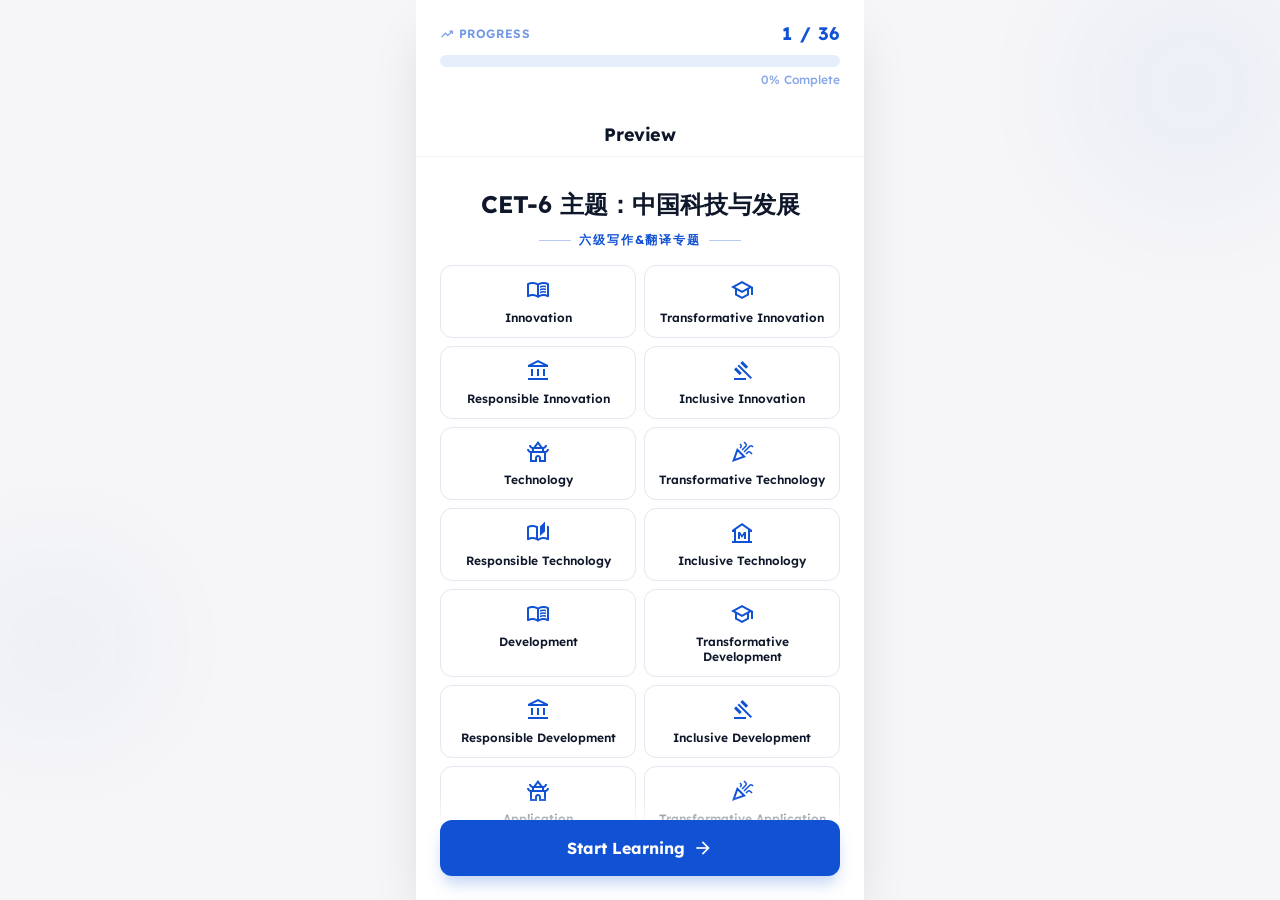
<file: index.html>
<!DOCTYPE html>
<html lang="zh-CN">
<head>
  <meta charset="UTF-8">
  <meta name="viewport" content="width=device-width, initial-scale=1.0">
  <title>CET-6 · AI, Technology, and China's Development</title>
  <link href="https://fonts.googleapis.com/css2?family=Lexend:wght@300;400;500;600;700&display=swap" rel="stylesheet">
  <link href="https://fonts.googleapis.com/css2?family=Material+Symbols+Outlined:opsz,wght,FILL@24,400..700,0&display=swap" rel="stylesheet">
  <link rel="stylesheet" href="style.css">
</head>
<body>
  <div id="root"></div>
  <script src="script.js"></script>
</body>
</html>
</file>
<file: style.css>
/* ---------- 参考 Wiki Detail 布局 ---------- */
:root {
  --primary: #1152d4;
  --primary-rgb: 17, 82, 212;
  --background-light: #f6f6f8;
  --background-dark: #101622;
  --accent-red: #ef4444;
  --accent-rose: #f43f5e;
  --accent-rose-bg: #fff1f2;
  --accent-rose-border: #fecdd3;
  --accent-yellow: #fef9c3;
  --accent-yellow-border: #fde047;
  --slate-100: #f1f5f9;
  --slate-200: #e2e8f0;
  --slate-300: #cbd5e1;
  --slate-400: #94a3b8;
  --slate-500: #64748b;
  --slate-700: #334155;
  --slate-800: #1e293b;
  --slate-900: #0f172a;
}

* {
  box-sizing: border-box;
}

body {
  margin: 0;
  font-family: "Lexend", -apple-system, BlinkMacSystemFont, "Segoe UI", sans-serif;
  font-size: 16px;
  line-height: 1.5;
  color: var(--slate-900);
  background: var(--background-light);
  height: 100vh;
  overflow: hidden;
  -webkit-font-smoothing: antialiased;
}

.material-symbols-outlined {
  font-variation-settings: "FILL" 0, "wght" 400, "GRAD" 0, "opsz" 24;
}

/* ---------- 整体布局 ---------- */
#root {
  height: 100vh;
  overflow: hidden;
  display: flex;
  justify-content: center;
}

.app {
  display: flex;
  flex-direction: column;
  height: 100vh;
  width: 100%;
  max-width: 28rem;
  margin: 0 auto;
  background: #fff;
  box-shadow: 0 25px 50px -12px rgba(0, 0, 0, 0.15);
  overflow: hidden;
}

/* ---------- Header ---------- */
.app-header {
  display: flex;
  align-items: center;
  justify-content: space-between;
  padding: 16px 24px;
  border-bottom: 1px solid var(--slate-200);
  flex-shrink: 0;
}

.app-brand {
  display: flex;
  align-items: center;
  gap: 10px;
  color: var(--primary);
}

.app-brand .material-symbols-outlined {
  font-size: 28px;
}

.app-title {
  font-size: 1.125rem;
  font-weight: 700;
  letter-spacing: -0.02em;
  margin: 0;
}

.app-header .icon-btn {
  width: 40px;
  height: 40px;
  display: flex;
  align-items: center;
  justify-content: center;
  border: none;
  border-radius: 0.5rem;
  background: var(--slate-100);
  color: var(--slate-700);
  cursor: pointer;
  transition: background 0.2s;
}

.app-header .icon-btn:hover {
  background: var(--slate-200);
}

/* ---------- Progress ---------- */
.progress-wrap {
  padding: 20px 24px 16px;
  flex-shrink: 0;
}

.progress-label {
  display: flex;
  align-items: center;
  justify-content: space-between;
  margin-bottom: 8px;
  font-size: 0.75rem;
  font-weight: 600;
  text-transform: uppercase;
  letter-spacing: 0.05em;
  color: rgba(var(--primary-rgb), 0.6);
}

.progress-value {
  font-size: 1.125rem;
  font-weight: 700;
  color: var(--primary);
}

.progress-track {
  height: 12px;
  background: rgba(var(--primary-rgb), 0.1);
  border-radius: 9999px;
  overflow: hidden;
}

.progress-fill {
  height: 100%;
  background: var(--primary);
  border-radius: 9999px;
  transition: width 0.25s ease;
}

.progress-pct {
  font-size: 0.75rem;
  font-weight: 500;
  color: rgba(var(--primary-rgb), 0.5);
  margin-top: 4px;
  text-align: right;
}

/* ---------- Main：固定高度、内容居中，超出时内部滚动 ---------- */
.app-main {
  flex: 1;
  min-height: 0;
  display: flex;
  flex-direction: column;
  justify-content: center;
  align-items: center;
  padding: 16px 24px;
  overflow: auto;
}

/* ---------- Preview 页面：参考 code.html (Learning Preview) ---------- */
.preview-page {
  flex-direction: column;
  padding: 0;
  overflow: auto;
  position: relative;
  /* 覆盖 .app-main 的居中布局，确保标题在顶部可见 */
  justify-content: flex-start;
  align-items: stretch;
}

.preview-topbar {
  display: flex;
  align-items: center;
  justify-content: center;
  padding: 1rem 1rem 0.5rem;
  border-bottom: 1px solid var(--slate-100);
  background: #fff;
  flex-shrink: 0;
  position: relative;
  z-index: 1;
}

.preview-header {
  position: relative;
  z-index: 1;
}

.preview-topbar-title {
  font-size: 1.125rem;
  font-weight: 700;
  letter-spacing: -0.02em;
  color: var(--slate-900);
  margin: 0;
}

.preview-header {
  padding: 2rem 1.5rem 1rem;
  text-align: center;
}

.preview-header-title {
  font-size: 1.5rem;
  font-weight: 700;
  line-height: 1.25;
  color: var(--slate-900);
  margin: 0;
}

.preview-header-sub {
  display: flex;
  align-items: center;
  justify-content: center;
  gap: 0.5rem;
  margin-top: 0.75rem;
}

.preview-header-line {
  width: 2rem;
  height: 1px;
  background: rgba(var(--primary-rgb), 0.3);
}

.preview-header-label {
  font-size: 0.75rem;
  font-weight: 700;
  text-transform: uppercase;
  letter-spacing: 0.15em;
  color: var(--primary);
  margin: 0;
}

.preview-bg-pattern {
  position: fixed;
  inset: 0;
  pointer-events: none;
  overflow: hidden;
  opacity: 0.04;
}

.preview-bg-pattern::before {
  content: "";
  position: absolute;
  top: -2.5rem;
  right: -2.5rem;
  width: 16rem;
  height: 16rem;
  background: var(--primary);
  border-radius: 50%;
  filter: blur(60px);
}

.preview-bg-pattern::after {
  content: "";
  position: absolute;
  bottom: 10rem;
  left: -2.5rem;
  width: 12rem;
  height: 12rem;
  background: var(--primary);
  border-radius: 50%;
  filter: blur(60px);
}

.preview-grid {
  display: grid;
  grid-template-columns: repeat(2, 1fr);
  gap: 0.5rem;
  padding: 0 1.5rem 6rem;
  position: relative;
  z-index: 0;
}

.preview-card {
  display: flex;
  flex-direction: column;
  align-items: center;
  text-align: center;
  gap: 0.5rem;
  padding: 0.75rem;
  border-radius: 0.75rem;
  border: 1px solid var(--slate-200);
  background: #fff;
  transition: border-color 0.2s;
}

.preview-card:hover {
  border-color: rgba(var(--primary-rgb), 0.5);
}

.preview-card-icon {
  font-size: 1.5rem;
  color: var(--primary);
}

.preview-card-term {
  font-size: 0.75rem;
  font-weight: 600;
  line-height: 1.25;
  color: var(--slate-900);
  margin: 0;
  text-transform: capitalize;
}

.preview-footer-wrap {
  position: fixed;
  bottom: 0;
  left: 50%;
  transform: translateX(-50%);
  width: 100%;
  max-width: 28rem;
  padding: 1.5rem 1.5rem 1.5rem;
  background: linear-gradient(to top, #fff, rgba(255, 255, 255, 0.98) 70%, transparent);
  pointer-events: none;
  z-index: 10;
}

.preview-footer-wrap .btn {
  pointer-events: auto;
  width: 100%;
  height: 3.5rem;
  display: inline-flex;
  align-items: center;
  justify-content: center;
  gap: 0.5rem;
  border-radius: 0.75rem;
  font-size: 1rem;
  font-weight: 700;
  box-shadow: 0 10px 15px -3px rgba(var(--primary-rgb), 0.25);
}

.preview-footer-wrap .btn .material-symbols-outlined {
  font-size: 1.25rem;
}

.preview-footer-wrap .btn:active {
  transform: scale(0.95);
}

.btn {
  display: inline-flex;
  align-items: center;
  justify-content: center;
  gap: 8px;
  padding: 16px 24px;
  font-size: 1rem;
  font-weight: 700;
  font-family: inherit;
  border: none;
  border-radius: 0.75rem;
  cursor: pointer;
  transition: all 0.2s;
}

.btn-primary {
  width: 100%;
  background: var(--primary);
  color: #fff;
  box-shadow: 0 10px 25px rgba(var(--primary-rgb), 0.2);
}

.btn-primary:hover {
  filter: brightness(0.95);
}

.btn-primary:active {
  transform: scale(0.98);
}

.btn-secondary {
  background: var(--slate-100);
  color: var(--slate-800);
}

.btn-secondary:hover {
  background: var(--slate-200);
}

/* ---------- Question: 题干图片缩小、固定比例 ---------- */
.question-image-wrap {
  width: 100%;
  max-width: 200px;
  max-height: 150px;
  aspect-ratio: 4 / 3;
  border-radius: 0.75rem;
  overflow: hidden;
  background: rgba(var(--primary-rgb), 0.05);
  border: 1px solid rgba(var(--primary-rgb), 0.1);
  margin: 0 auto 16px;
  position: relative;
  flex-shrink: 0;
}

.question-image-wrap img {
  width: 100%;
  height: 100%;
  object-fit: cover;
  display: block;
}

.question-term-block {
  text-align: center;
  margin-bottom: 8px;
}

.question-term-row {
  display: flex;
  align-items: center;
  justify-content: center;
  gap: 12px;
  margin-bottom: 8px;
  text-align: center;
}

.question-term {
  font-size: 2rem;
  font-weight: 800;
  color: var(--slate-900);
  letter-spacing: -0.02em;
  margin: 0;
}

.question-term-row .icon-btn {
  width: 40px;
  height: 40px;
  border-radius: 50%;
  background: var(--primary);
  color: #fff;
  border: none;
  display: flex;
  align-items: center;
  justify-content: center;
  cursor: pointer;
  box-shadow: 0 4px 12px rgba(var(--primary-rgb), 0.3);
  transition: transform 0.2s;
}

.question-term-row .icon-btn:hover {
  transform: scale(1.05);
}

.question-hint-row {
  display: flex;
  justify-content: center;
  margin-bottom: 4px;
}

.question-hint-row .icon-btn-hint {
  width: 40px;
  height: 40px;
  border-radius: 50%;
  background: var(--slate-100);
  color: var(--slate-700);
  border: 1px solid var(--slate-200);
  display: inline-flex;
  align-items: center;
  justify-content: center;
  cursor: pointer;
  transition: background 0.2s, border-color 0.2s, transform 0.2s;
}

.question-hint-row .icon-btn-hint:hover {
  background: var(--slate-200);
  border-color: var(--slate-300);
  transform: scale(1.05);
}

.question-hint-row .icon-btn-hint .material-symbols-outlined {
  font-size: 22px;
}

.question-prompt {
  text-align: center;
  font-size: 0.9rem;
  font-weight: 500;
  color: rgba(var(--primary-rgb), 0.6);
  font-style: italic;
  margin: 0 0 20px;
}

/* ---------- 选项 A/B/C ---------- */
.options {
  display: flex;
  flex-direction: column;
  gap: 12px;
  margin-bottom: 24px;
}

.option-btn {
  width: 100%;
  display: flex;
  align-items: center;
  justify-content: flex-start;
  gap: 12px;
  padding: 18px 20px;
  text-align: left;
  font-size: 1.125rem;
  font-weight: 600;
  font-family: inherit;
  color: var(--slate-800);
  border: 2px solid rgba(var(--primary-rgb), 0.1);
  border-radius: 0.75rem;
  background: #fff;
  cursor: pointer;
  transition: all 0.2s;
}

.option-btn:hover {
  border-color: var(--primary);
  background: rgba(var(--primary-rgb), 0.04);
}

.option-btn .option-letter {
  width: 32px;
  height: 32px;
  border-radius: 50%;
  border: 2px solid rgba(var(--primary-rgb), 0.2);
  display: flex;
  align-items: center;
  justify-content: center;
  font-size: 0.875rem;
  font-weight: 700;
  flex-shrink: 0;
}

.option-btn .option-text {
  flex: 1;
}

.option-btn:hover .option-letter {
  border-color: var(--primary);
  background: var(--primary);
  color: #fff;
}

.question-actions {
  display: flex;
  justify-content: flex-end;
  align-items: center;
  margin-top: 16px;
  padding-top: 16px;
}

.question-step {
  font-size: 0.85rem;
  color: var(--slate-500);
}

.question-hint-content {
  margin-top: 16px;
  padding: 16px;
  background: var(--slate-100);
  border-radius: 0.75rem;
  border: 1px solid rgba(var(--primary-rgb), 0.1);
}

.hint-label {
  font-size: 0.8rem;
  font-weight: 700;
  color: var(--primary);
  margin: 0 0 8px;
}

.hint-list {
  margin: 0;
  padding-left: 1.25rem;
  font-size: 0.9rem;
  color: var(--slate-700);
  line-height: 1.5;
}

.hint-list li {
  margin-bottom: 4px;
}

.wiki-meaning-note {
  font-size: 0.8rem;
  color: var(--slate-500);
  margin: 0 0 6px;
}

/* ---------- Wiki 页面：参考 Wiki Detail，底部固定按钮 ---------- */
.app-main.wiki-page {
  flex-direction: column;
  justify-content: flex-start;
  overflow: hidden;
  padding: 0;
}

.wiki-page-content {
  flex: 1;
  min-height: 0;
  overflow: auto;
  padding: 0.5rem 0 1rem;
}

.wiki-title-block {
  padding: 0 1.25rem 0.5rem;
}

.wiki-title-block .wiki-term {
  font-size: 1.35rem;
  font-weight: 700;
  line-height: 1.3;
  color: var(--slate-900);
  margin: 0;
}

.wiki-title-block .wiki-meaning {
  font-weight: 500;
  color: var(--slate-700);
}

.wiki-badge-wrap {
  display: flex;
  align-items: center;
  gap: 0.5rem;
  margin-top: 0.75rem;
}

.wiki-page-content .wiki-tag {
  padding: 0.25rem 0.5rem;
  border-radius: 9999px;
  background: var(--accent-rose);
  color: #fff;
  font-size: 0.625rem;
  font-weight: 700;
  text-transform: uppercase;
  letter-spacing: 0.05em;
}

.wiki-page-content .wiki-result {
  margin: 0 1.25rem 0.75rem;
  font-size: 0.8rem;
  padding: 0.35rem 0.75rem;
}

.wiki-example {
  padding: 0 1.25rem;
  margin-bottom: 0.5rem;
}

.wiki-example-head {
  font-size: 0.6875rem;
  font-weight: 700;
  text-transform: uppercase;
  letter-spacing: 0.1em;
  color: var(--slate-400);
  margin: 0 0 0.75rem 0.25rem;
}

.wiki-example-inner {
  padding-left: 1rem;
  border-left: 4px solid var(--primary);
}

.wiki-example-inner .wiki-en {
  font-size: 0.9rem;
  line-height: 1.4;
  color: var(--slate-900);
  margin: 0 0 0.5rem;
}

.wiki-term-highlight {
  color: var(--accent-rose);
  font-weight: 600;
}

.usage-term-highlight {
  color: var(--accent-red);
  font-weight: 600;
}

.wiki-example-inner .wiki-zh {
  font-size: 0.8rem;
  color: var(--slate-500);
  margin: 0;
}

.wiki-cards {
  padding: 0 1.25rem;
  display: flex;
  flex-direction: column;
  gap: 0.5rem;
}

.wiki-card {
  padding: 0.75rem;
  border-radius: 0.5rem;
  border: 1px solid rgba(var(--primary-rgb), 0.2);
  background: rgba(var(--primary-rgb), 0.05);
}

.wiki-card-head {
  display: flex;
  align-items: center;
  gap: 0.375rem;
  margin-bottom: 0.5rem;
}

.wiki-card-head .material-symbols-outlined {
  font-size: 1.25rem;
  color: var(--primary);
}

.wiki-card-head h3 {
  font-size: 0.875rem;
  font-weight: 700;
  color: var(--slate-900);
  margin: 0;
}

.wiki-card p,
.wiki-card .wiki-points {
  font-size: 0.75rem;
  line-height: 1.5;
  color: var(--slate-600);
  margin: 0;
}

.wiki-card .wiki-points {
  list-style: none;
  padding: 0;
}

.wiki-card .wiki-points li {
  display: flex;
  align-items: flex-start;
  gap: 0.5rem;
  margin-bottom: 0.35rem;
}

.wiki-card .wiki-points li .material-symbols-outlined {
  color: var(--primary);
  font-size: 1rem;
  flex-shrink: 0;
}

.wiki-card-error {
  border-color: var(--accent-rose-border);
  background: var(--accent-rose-bg);
}

.wiki-card-error .wiki-card-head .material-symbols-outlined {
  color: var(--accent-rose);
}

.wiki-card-error .wrong-analysis-inner p {
  font-size: 0.75rem;
  color: var(--slate-600);
  margin: 0;
}

.wiki-page-footer {
  flex-shrink: 0;
  padding: 1rem 1rem 1.5rem;
  border-top: 1px solid var(--slate-200);
  background: rgba(255, 255, 255, 0.9);
  backdrop-filter: blur(8px);
}

.wiki-page-footer .btn-primary {
  width: 100%;
  display: inline-flex;
  align-items: center;
  justify-content: center;
  gap: 0.5rem;
  padding: 0.75rem 1.5rem;
  border-radius: 0.75rem;
  box-shadow: 0 10px 15px -3px rgba(0, 0, 0, 0.1);
}

.wiki-page-footer .btn-primary:active {
  transform: scale(0.98);
}

/* ---------- Wiki 通用（Preview/其他页若用） ---------- */
.wiki-layout {
  display: flex;
  flex-direction: column;
  gap: 24px;
  flex: 1;
  min-height: 0;
}

.wiki-layout-single {
  flex-direction: column;
}

.wiki-top {
  flex-shrink: 0;
  display: flex;
  flex-direction: column;
  align-items: center;
  gap: 12px;
}

.wiki-image-wrap {
  width: 100%;
  max-width: 160px;
  max-height: 120px;
  aspect-ratio: 4 / 3;
  border-radius: 0.75rem;
  overflow: hidden;
  background: rgba(var(--primary-rgb), 0.05);
  border: 1px solid rgba(var(--primary-rgb), 0.1);
  flex-shrink: 0;
}

.wiki-image-wrap img {
  width: 100%;
  height: 100%;
  object-fit: cover;
  display: block;
}

.wiki-term {
  font-size: 2rem;
  font-weight: 800;
  color: var(--primary);
  letter-spacing: -0.02em;
  margin: 0;
}

/* 考频 / meaningNote 标签 */
.wiki-tag {
  display: inline-flex;
  align-items: center;
  gap: 4px;
  padding: 4px 12px;
  border-radius: 9999px;
  background: var(--accent-red);
  color: #fff;
  font-size: 0.75rem;
  font-weight: 700;
}

.wiki-body {
  flex: 1;
  min-width: 0;
  display: flex;
  flex-direction: column;
  gap: 16px;
}

.wiki-result {
  padding: 8px 14px;
  border-radius: 0.5rem;
  font-size: 0.9rem;
  font-weight: 600;
  display: inline-block;
}

.wiki-result.correct {
  background: #d1e7dd;
  color: #0f5132;
}

.wiki-result.wrong {
  background: #f8d7da;
  color: #842029;
}

.wiki-section-title {
  display: flex;
  align-items: center;
  gap: 8px;
  font-size: 0.6875rem;
  font-weight: 700;
  text-transform: uppercase;
  letter-spacing: 0.1em;
  color: rgba(var(--primary-rgb), 0.6);
  margin-bottom: 8px;
}

.wiki-section-title .material-symbols-outlined {
  font-size: 14px;
}

.wiki-section p {
  margin: 0;
  font-size: 0.95rem;
  line-height: 1.6;
  color: var(--slate-700);
}

.wiki-section .wiki-def {
  font-size: 1.25rem;
  font-weight: 600;
  color: var(--slate-900);
}

.wiki-example-box {
  background: var(--background-light);
  border: 1px solid rgba(var(--primary-rgb), 0.06);
  border-radius: 0.75rem;
  padding: 20px;
}

.wiki-example-box .wiki-en {
  font-style: italic;
  font-size: 1rem;
  color: var(--slate-800);
  margin-bottom: 8px;
}

.wiki-example-box .wiki-zh {
  font-size: 0.875rem;
  color: var(--slate-500);
  margin: 0;
}

.wiki-exam-tag {
  display: inline-block;
  background: rgba(var(--primary-rgb), 0.1);
  color: var(--primary);
  font-size: 10px;
  font-weight: 700;
  padding: 2px 8px;
  border-radius: 4px;
  margin-left: 8px;
}

.wiki-points {
  list-style: none;
  padding: 0;
  margin: 0;
}

.wiki-points li {
  display: flex;
  align-items: flex-start;
  gap: 12px;
  margin-bottom: 12px;
  font-size: 0.9rem;
  color: var(--slate-700);
}

.wiki-points li .material-symbols-outlined {
  color: var(--primary);
  font-size: 18px;
  margin-top: 2px;
  flex-shrink: 0;
}

/* ---------- 错因分析 ---------- */
.wrong-analysis {
  display: flex;
  gap: 16px;
  padding: 20px;
  background: var(--accent-yellow);
  border: 2px solid var(--accent-yellow-border);
  border-radius: 0.75rem;
  margin-top: 8px;
}

.wrong-analysis .material-symbols-outlined {
  font-size: 28px;
  color: #b45309;
  flex-shrink: 0;
}

.wrong-analysis h4 {
  font-size: 0.9rem;
  font-weight: 700;
  color: #78350f;
  margin: 0 0 6px;
}

.wrong-analysis p {
  font-size: 0.875rem;
  line-height: 1.5;
  color: #78350f;
  margin: 0;
}

/* ---------- 真题演练 Practice ---------- */
.practice-page {
  /* 覆盖 .app-main 的居中布局，尽量一屏展示 */
  justify-content: flex-start;
  align-items: stretch;
  padding: 14px 0;
}

.practice-body {
  width: 100%;
  padding: 0 16px;
  display: flex;
  flex-direction: column;
  gap: 10px;
}

.practice-header {
  text-align: center;
  margin-bottom: 10px;
}

.practice-title {
  font-size: 1.25rem;
  font-weight: 700;
  color: var(--slate-900);
  margin: 0 0 6px;
}

.practice-desc {
  font-size: 0.85rem;
  color: var(--slate-500);
  margin: 0;
}

.practice-instruction {
  display: none;
}

.practice-sentence-zh {
  font-size: 0.95rem;
  line-height: 1.6;
  color: var(--slate-700);
  margin: 0;
  padding: 12px 14px;
  background: rgba(var(--primary-rgb), 0.06);
  border-radius: 0.75rem;
  border-left: 4px solid var(--primary);
}

.practice-sentence {
  font-size: 0.95rem;
  line-height: 1.65;
  color: var(--slate-800);
  margin: 0;
  padding: 12px 14px;
  background: var(--slate-100);
  border-radius: 0.75rem;
  border: 1px solid var(--slate-200);
}

.practice-slot {
  display: inline-block;
  min-width: 92px;
  margin: 0 4px;
  padding: 4px 10px;
  font-size: 0.95rem;
  color: var(--slate-500);
  border: 2px dashed var(--slate-300);
  border-radius: 0.5rem;
  background: #fff;
  cursor: pointer;
  transition: border-color 0.2s, background 0.2s;
}

.practice-slot:hover {
  border-color: var(--slate-400);
  background: var(--slate-100);
}

.practice-slot[data-filled="1"] {
  border-style: solid;
  border-color: var(--slate-300);
  color: var(--slate-800);
  font-weight: 600;
}

.practice-slot-selected {
  border-color: var(--primary) !important;
  background: rgba(var(--primary-rgb), 0.08) !important;
  border-style: solid !important;
}

.practice-cards-wrap {
  margin-bottom: 8px;
}

.practice-cards-label {
  font-size: 0.85rem;
  color: var(--slate-500);
  margin: 0 0 10px;
}

.practice-cards {
  display: grid;
  grid-template-columns: repeat(2, minmax(0, 1fr));
  gap: 8px;
}

.practice-card {
  width: 100%;
  padding: 10px 12px;
  font-size: 0.9rem;
  font-weight: 600;
  font-family: inherit;
  color: var(--slate-800);
  background: #fff;
  border: 2px solid var(--slate-200);
  border-radius: 0.5rem;
  cursor: pointer;
  transition: border-color 0.2s, background 0.2s, transform 0.15s;
}

.practice-card:hover {
  border-color: var(--primary);
  background: rgba(var(--primary-rgb), 0.06);
  transform: translateY(-1px);
}

.practice-sentence-result .practice-blank {
  padding: 2px 8px;
  border-radius: 4px;
  font-weight: 600;
  margin: 0 2px;
}

.practice-blank-correct {
  background: #dcfce7;
  color: #166534;
}

.practice-blank-wrong {
  background: #fee2e2;
  color: #b91c1c;
}

.practice-actions {
  display: flex;
  flex-wrap: wrap;
  gap: 12px;
  justify-content: center;
  align-items: center;
  margin-top: 6px;
}

.practice-actions .btn {
  min-width: 120px;
}

/* ---------- Review (复习题型) ---------- */
.review-page {
  justify-content: flex-start;
  padding-bottom: 24px;
}

.review-header {
  margin-bottom: 20px;
}

.review-title {
  font-size: 1.25rem;
  font-weight: 700;
  color: var(--slate-900);
  margin: 0 0 8px;
}

.review-desc {
  font-size: 0.9rem;
  color: var(--slate-500);
  margin: 0;
}

.review-body {
  flex: 1;
  display: flex;
  flex-direction: column;
  gap: 20px;
  min-width: 0;
}

.review-meaning {
  font-size: 1.1rem;
  font-weight: 600;
  color: var(--slate-800);
  margin: 0;
  padding: 12px 16px;
  background: var(--slate-100);
  border-radius: 12px;
}

.review-image-wrap {
  border-radius: 12px;
  overflow: hidden;
  min-height: 160px;
  display: flex;
  align-items: center;
  justify-content: center;
  background: var(--slate-200);
}

.review-image-blocked {
  cursor: pointer;
  transition: background 0.2s;
}

.review-image-blocked:hover {
  background: var(--slate-300);
}

.review-image-placeholder {
  display: flex;
  flex-direction: column;
  align-items: center;
  gap: 8px;
  color: var(--slate-500);
  font-size: 0.9rem;
}

.review-image-placeholder .material-symbols-outlined {
  font-size: 48px;
  opacity: 0.6;
}

.review-image-revealed img {
  width: 100%;
  height: auto;
  max-height: 240px;
  object-fit: contain;
  display: block;
}

.review-image-empty {
  color: var(--slate-500);
  font-size: 0.9rem;
}

.review-image-empty .material-symbols-outlined {
  font-size: 40px;
  opacity: 0.5;
}

.review-meaning-gloss {
  color: #b91c1c;
  font-weight: 600;
}

.review-options {
  display: flex;
  flex-direction: column;
  gap: 10px;
}

.review-option-btn {
  text-align: left;
}

.option-btn.option-correct {
  border-color: #16a34a;
  background: #dcfce7;
  color: #166534;
  cursor: default;
}

.option-btn.option-correct .option-letter {
  border-color: #16a34a;
  background: #16a34a;
  color: #fff;
}

.option-btn.option-wrong {
  border-color: #dc2626;
  background: #fee2e2;
  color: #b91c1c;
  cursor: default;
}

.option-btn.option-wrong .option-letter {
  border-color: #dc2626;
  background: #dc2626;
  color: #fff;
}

.review-feedback {
  display: flex;
  align-items: center;
  gap: 8px;
  padding: 12px 16px;
  border-radius: 12px;
  font-size: 0.95rem;
  font-weight: 500;
  margin-top: 8px;
}

.review-feedback .material-symbols-outlined {
  font-size: 1.25rem;
  flex-shrink: 0;
}

.review-feedback-correct {
  background: #dcfce7;
  color: #166534;
}

.review-feedback-wrong {
  background: #fee2e2;
  color: #b91c1c;
}

.review-feedback-wrong strong {
  color: #7f1d1d;
}

.review-actions {
  display: flex;
  align-items: center;
  justify-content: space-between;
  gap: 16px;
  margin-top: 16px;
  flex-wrap: wrap;
}

.review-step {
  font-size: 0.9rem;
  color: var(--slate-500);
}

/* ---------- Summary ---------- */
.summary-page {
  text-align: center;
  padding: 40px 0;
}

.summary-title {
  font-size: 1.75rem;
  font-weight: 700;
  color: var(--slate-900);
  margin: 0 0 16px;
}

.summary-desc {
  font-size: 0.95rem;
  color: var(--slate-500);
  margin: 0 0 12px;
  line-height: 1.5;
}

.summary-chain {
  font-size: 0.8rem;
  word-break: break-word;
  color: var(--slate-500);
  margin-bottom: 24px;
}

.summary-page .btn-primary {
  max-width: 280px;
}
</file>
